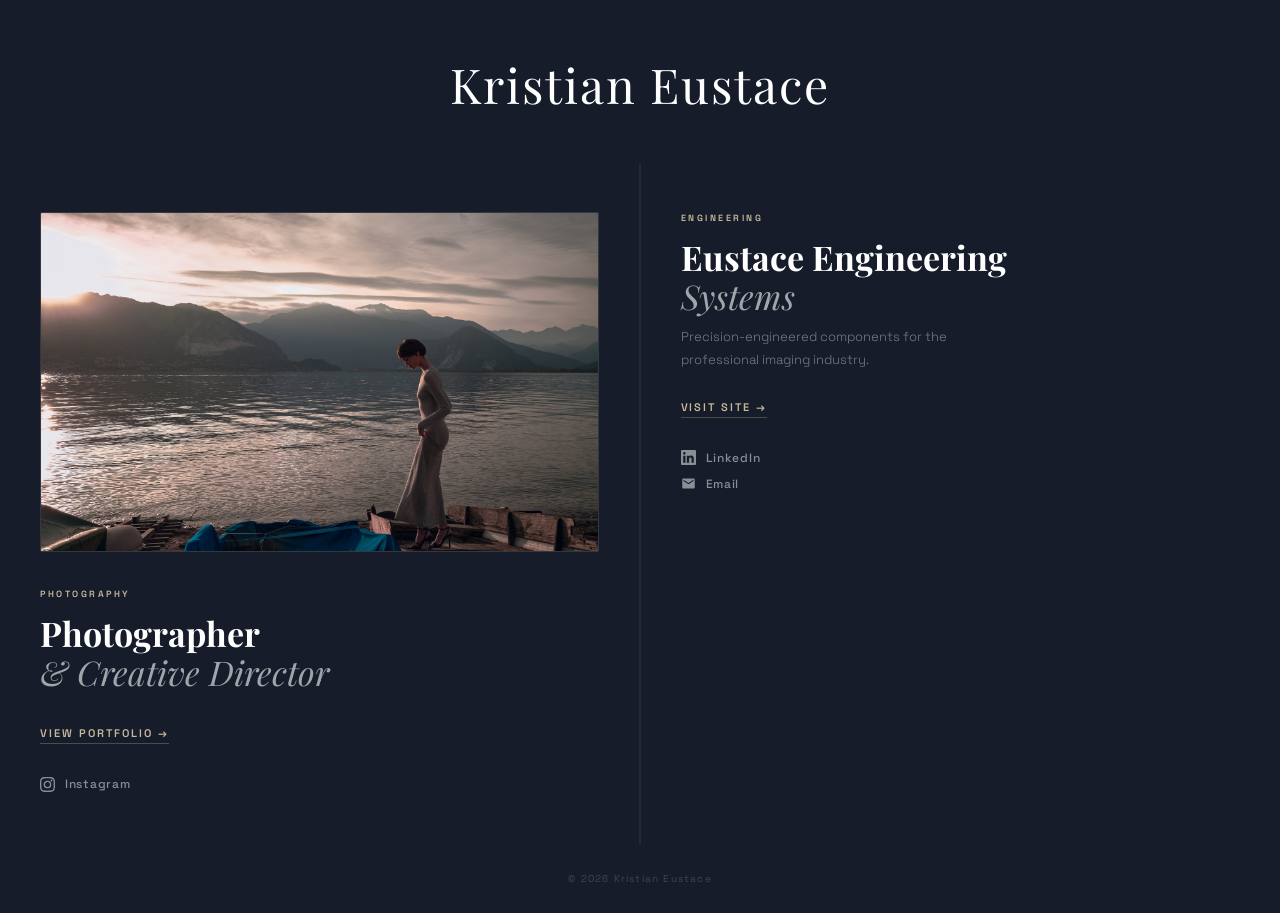
<file: index.html>
<!DOCTYPE html>
<html lang="en">
<head>
  <meta charset="UTF-8">
  <meta name="viewport" content="width=device-width, initial-scale=1.0">
  <meta name="description" content="Kristian Eustace — Photographer, Creative Director & Engineer.">
  <meta property="og:title" content="Kristian Eustace">
  <meta property="og:description" content="Photographer · Creative Director · Engineer">
  <meta property="og:type" content="website">
  <title>Kristian Eustace</title>
  <link rel="preconnect" href="https://fonts.googleapis.com">
  <link rel="preconnect" href="https://fonts.gstatic.com" crossorigin>
  <link href="https://fonts.googleapis.com/css2?family=Playfair+Display:ital,wght@0,400;0,700;1,400&family=Space+Grotesk:wght@300;400;500;600;700&display=swap" rel="stylesheet">
  <link rel="stylesheet" href="style.css">
</head>
<body>

  <div class="page">

    <header class="page-header">
      <h1 class="name">Kristian Eustace</h1>
    </header>

    <main class="panels">

      <!-- ── PHOTOGRAPHY ── -->
      <section class="panel panel--photo">
        <div class="panel-image">
          <picture>
            <source media="(max-width: 680px)" srcset="photography/images/silver-dress-in-boat.jpg">
            <img src="photography/images/hero.jpg" alt="A woman in a silver knit dress by a lake at sunset, mountains behind">
          </picture>
        </div>
        <div class="panel-body">
          <p class="panel-label">Photography</p>
          <h2 class="panel-title">
            Photographer<br>
            <em>&amp; Creative Director</em>
          </h2>
          <a href="photography/" class="panel-link">View Portfolio &rarr;</a>
          <div class="panel-socials">
            <a href="https://www.instagram.com/kristianeustacephotography/" target="_blank" rel="noopener noreferrer" class="social-btn" aria-label="Instagram">
              <svg xmlns="http://www.w3.org/2000/svg" viewBox="0 0 24 24" aria-hidden="true">
                <path d="M12 2.163c3.204 0 3.584.012 4.85.07 3.252.148 4.771 1.691 4.919 4.919.058 1.265.069 1.645.069 4.849 0 3.205-.012 3.584-.069 4.849-.149 3.225-1.664 4.771-4.919 4.919-1.266.058-1.644.07-4.85.07-3.204 0-3.584-.012-4.849-.07-3.26-.149-4.771-1.699-4.919-4.92-.058-1.265-.07-1.644-.07-4.849 0-3.204.013-3.583.07-4.849.149-3.227 1.664-4.771 4.919-4.919 1.266-.057 1.645-.069 4.849-.069zm0-2.163c-3.259 0-3.667.014-4.947.072-4.358.2-6.78 2.618-6.98 6.98-.059 1.281-.073 1.689-.073 4.948 0 3.259.014 3.668.072 4.948.2 4.358 2.618 6.78 6.98 6.98 1.281.058 1.689.072 4.948.072 3.259 0 3.668-.014 4.948-.072 4.354-.2 6.782-2.618 6.979-6.98.059-1.28.073-1.689.073-4.948 0-3.259-.014-3.667-.072-4.947-.196-4.354-2.617-6.78-6.979-6.98-1.281-.059-1.69-.073-4.949-.073zm0 5.838a6.162 6.162 0 1 0 0 12.324 6.162 6.162 0 0 0 0-12.324zM12 16a4 4 0 1 1 0-8 4 4 0 0 1 0 8zm6.406-11.845a1.44 1.44 0 1 0 0 2.881 1.44 1.44 0 0 0 0-2.881z"/>
              </svg>
              Instagram
            </a>
          </div>
        </div>
      </section>

      <!-- ── ENGINEERING ── -->
      <section class="panel panel--eng">
        <div class="panel-body">
          <p class="panel-label">Engineering</p>
          <h2 class="panel-title">
            Eustace Engineering<br>
            <em>Systems</em>
          </h2>
          <p class="panel-desc">Precision-engineered components for the professional imaging industry.</p>
          <a href="engineering/" class="panel-link">Visit Site &rarr;</a>
          <div class="panel-socials">
            <a href="https://uk.linkedin.com/in/kristian-eustace-87bb7455" target="_blank" rel="noopener noreferrer" class="social-btn" aria-label="LinkedIn">
              <svg xmlns="http://www.w3.org/2000/svg" viewBox="0 0 24 24" aria-hidden="true">
                <path d="M20.447 20.452h-3.554v-5.569c0-1.328-.027-3.037-1.852-3.037-1.853 0-2.136 1.445-2.136 2.939v5.667H9.351V9h3.414v1.561h.046c.477-.9 1.637-1.85 3.37-1.85 3.601 0 4.267 2.37 4.267 5.455v6.286zM5.337 7.433a2.062 2.062 0 0 1-2.063-2.065 2.064 2.064 0 1 1 2.063 2.065zm1.782 13.019H3.555V9h3.564v11.452zM22.225 0H1.771C.792 0 0 .774 0 1.729v20.542C0 23.227.792 24 1.771 24h20.451C23.2 24 24 23.227 24 22.271V1.729C24 .774 23.2 0 22.222 0h.003z"/>
              </svg>
              LinkedIn
            </a>
            <a href="mailto:info@kristianeustace.com" class="social-btn social-btn--email" aria-label="Email">
              <svg xmlns="http://www.w3.org/2000/svg" viewBox="0 0 24 24" aria-hidden="true">
                <path d="M20 4H4c-1.1 0-2 .9-2 2v12c0 1.1.9 2 2 2h16c1.1 0 2-.9 2-2V6c0-1.1-.9-2-2-2zm0 4-8 5-8-5V6l8 5 8-5v2z"/>
              </svg>
              Email
            </a>
          </div>
        </div>
      </section>

    </main>

    <footer class="page-footer">
      <p>&copy; 2026 Kristian Eustace</p>
    </footer>

  </div>

</body>
</html>
</file>
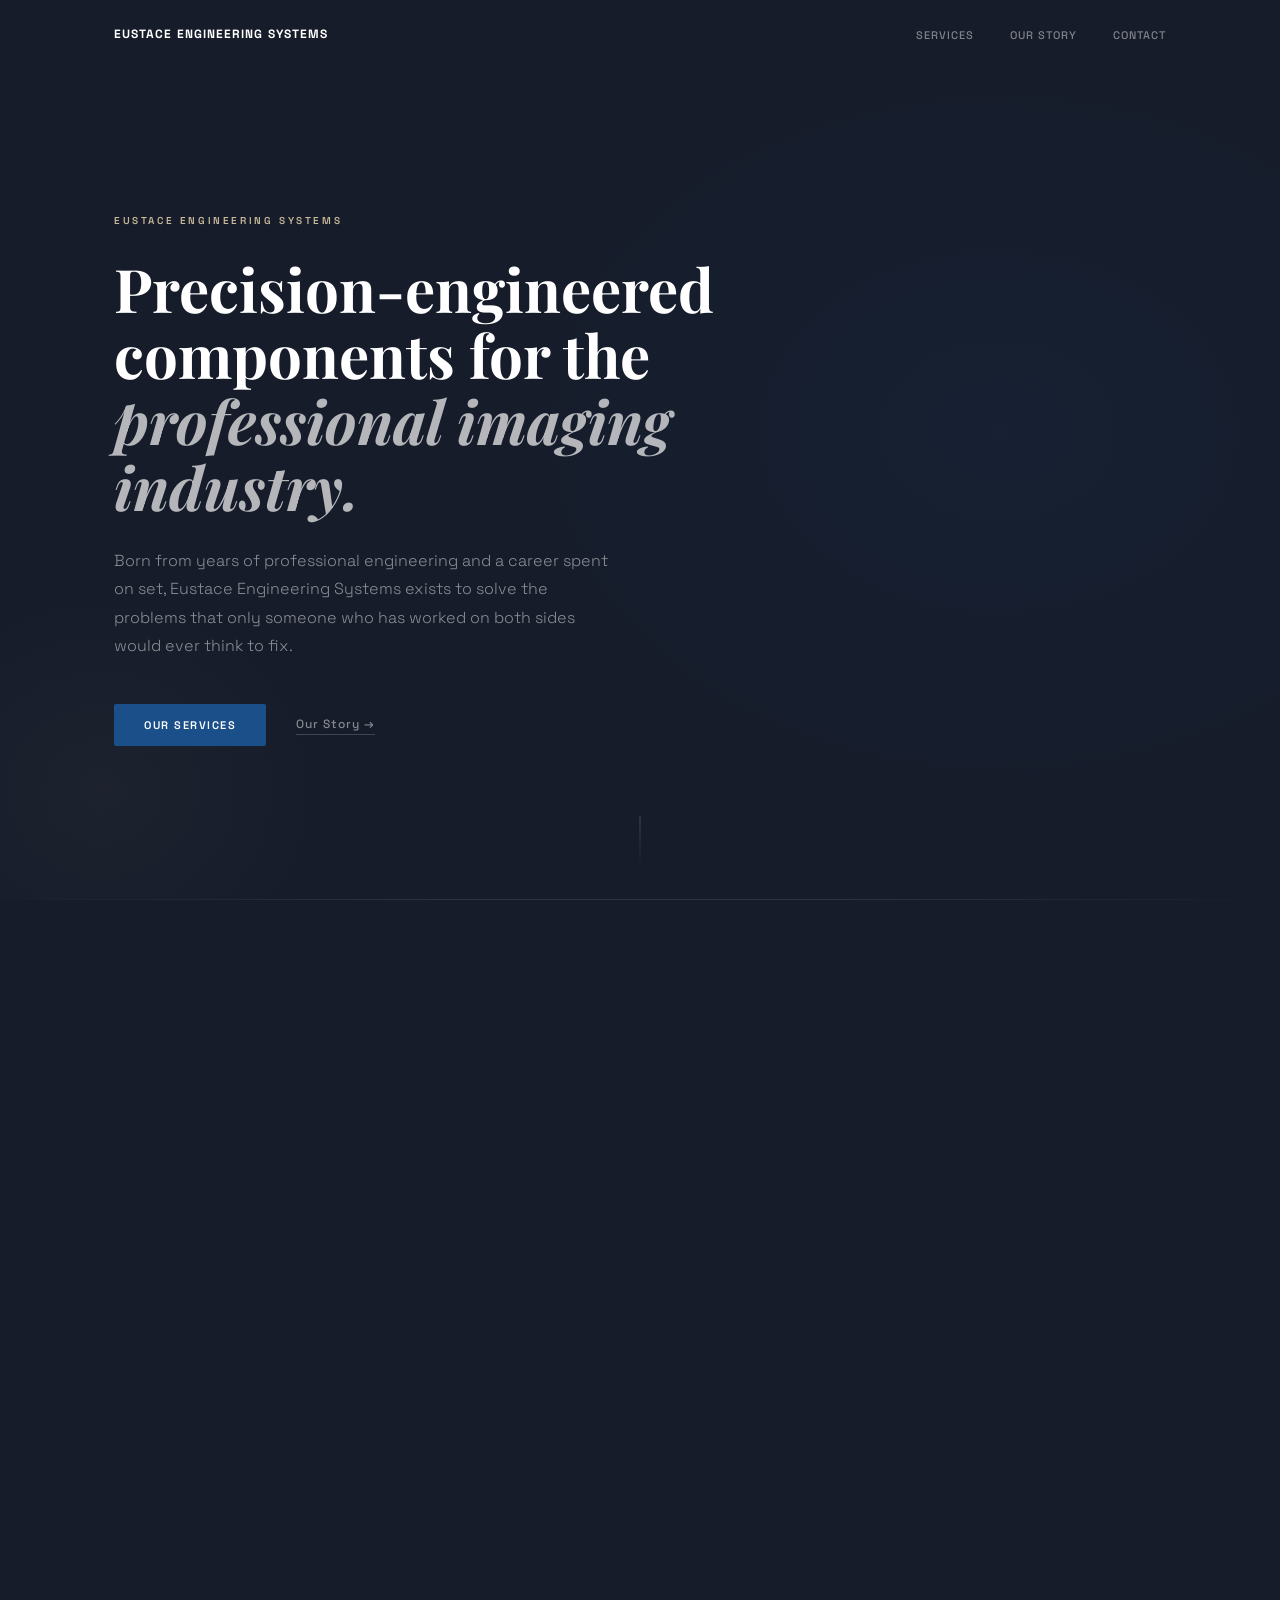
<file: engineering/index.html>
<!DOCTYPE html>
<html lang="en">
<head>
  <meta charset="UTF-8">
  <meta name="viewport" content="width=device-width, initial-scale=1.0">
  <meta name="description" content="Eustace Engineering Systems — Precision-engineered components for the professional imaging industry. Bespoke mechanical and electrical design built around the real demands of photographers.">
  <meta property="og:title" content="Eustace Engineering Systems">
  <meta property="og:description" content="Precision-engineered components for the professional imaging industry.">
  <meta property="og:type" content="website">
  <title>Eustace Engineering Systems</title>
  <link rel="preconnect" href="https://fonts.googleapis.com">
  <link rel="preconnect" href="https://fonts.gstatic.com" crossorigin>
  <link href="https://fonts.googleapis.com/css2?family=Playfair+Display:ital,wght@0,400;0,700;1,400;1,700&family=Space+Grotesk:wght@300;400;500;600;700&display=swap" rel="stylesheet">
  <link rel="stylesheet" href="style.css">
</head>
<body>

  <!-- ── NAVIGATION ── -->
  <nav id="nav" aria-label="Main navigation">
    <div class="nav-inner container">
      <a href="#hero" class="nav-logo">Eustace Engineering Systems</a>
      <ul class="nav-links" role="list">
        <li><a href="#services">Services</a></li>
        <li><a href="#journey-1">Our Story</a></li>
        <li><a href="#contact">Contact</a></li>
      </ul>
      <button class="nav-toggle" id="nav-toggle" aria-label="Toggle navigation" aria-expanded="false">
        <span></span><span></span><span></span>
      </button>
    </div>
  </nav>

  <!-- ── MOBILE MENU ── -->
  <div class="mobile-menu" id="mobile-menu" aria-hidden="true">
    <ul role="list">
      <li><a href="#services">Services</a></li>
      <li><a href="#journey-1">Our Story</a></li>
      <li><a href="#contact">Contact</a></li>
    </ul>
  </div>

  <main>

    <!-- ══════════════════════════════
         1. HERO
    ══════════════════════════════ -->
    <section id="hero" class="snap-section hero">
      <div class="hero-inner container">
        <p class="eyebrow">Eustace Engineering Systems</p>
        <h1 class="hero-heading">
          Precision-engineered<br>
          components for the<br>
          <em>professional imaging industry.</em>
        </h1>
        <p class="hero-body">
          Born from years of professional engineering and a career spent on set, Eustace Engineering Systems exists to solve the problems that only someone who has worked on both sides would ever think to fix.
        </p>
        <div class="hero-ctas">
          <a href="#services" class="btn-primary">Our Services</a>
          <a href="#journey-1" class="btn-ghost">Our Story &rarr;</a>
        </div>
      </div>
      <div class="scroll-hint" aria-hidden="true"></div>
      <div class="hero-rule" aria-hidden="true"></div>
    </section>

    <!-- ══════════════════════════════
         2. SERVICES
    ══════════════════════════════ -->
    <section id="services" class="snap-section services">
      <div class="container">
        <div class="section-header">
          <p class="section-eyebrow">What We Do</p>
          <h2 class="section-title">Engineering built around the<br>needs of imaging professionals.</h2>
        </div>
        <div class="services-grid">

          <div class="service-card fade-in">
            <div class="service-card-top">
              <span class="service-num" aria-hidden="true">01</span>
              <h3>Mechanical Design</h3>
            </div>
            <p>Every component begins with first principles. Precision mechanical parts designed to exact tolerances — built to perform reliably in the demanding conditions of professional photography environments.</p>
          </div>

          <div class="service-card fade-in">
            <div class="service-card-top">
              <span class="service-num" aria-hidden="true">02</span>
              <h3>Electrical Integration</h3>
            </div>
            <p>Mechanical and electrical thinking developed together, not as an afterthought. Our components are designed from the outset to interface cleanly with the electronic systems that imaging professionals rely on.</p>
          </div>

          <div class="service-card fade-in">
            <div class="service-card-top">
              <span class="service-num" aria-hidden="true">03</span>
              <h3>Bespoke by Design</h3>
            </div>
            <p>Not mass-market. Not made-to-order. Every Eustace Engineering Systems product is designed around a specific problem that the volume manufacturers never knew existed — and built to a standard they couldn't match if they did.</p>
          </div>

        </div>
      </div>
    </section>

    <!-- ══════════════════════════════
         3. CHAPTER 01 — THE ENGINEER
    ══════════════════════════════ -->
    <section id="journey-1" class="snap-section chapter" style="background: var(--dark1);">
      <div class="chapter-inner">

        <div class="chapter-text fade-in">
          <p class="chapter-label">Chapter 01</p>
          <h2 class="chapter-title">Built for precision<br>from the start.</h2>
          <div class="chapter-body">
            <p>Engineering came first.</p>
            <p>Years working across defence and aerospace — industries where zero margin for error is the baseline you work from. Components built to function in all environments, under all conditions. Mechanical design. Electrical systems. Without exception, every time.</p>
          </div>
        </div>

        <div class="chapter-image fade-in">
          <img src="images/chapter-01.jpg" alt="Precision detail" loading="lazy">
        </div>

      </div>
    </section>

    <!-- ══════════════════════════════
         4. CHAPTER 02 — THE PIVOT
    ══════════════════════════════ -->
    <section id="journey-2" class="snap-section chapter reverse" style="background: var(--dark2);">
      <div class="chapter-inner">

        <div class="chapter-image fade-in">
          <img src="images/chapter-02.jpg" alt="Architecture in fog" loading="lazy">
        </div>

        <div class="chapter-text fade-in">
          <p class="chapter-label">Chapter 02</p>
          <h2 class="chapter-title">A deliberate<br>departure.</h2>
          <div class="chapter-body">
            <p>At 30, the decision was made to step away from engineering entirely and pursue photography professionally. What followed were years moving between Thailand, Athens, and Milan — shooting across some of the most demanding creative environments in Europe.</p>
            <p>The engineering mind didn't switch off. It just started observing something new.</p>
          </div>
        </div>

      </div>
    </section>

    <!-- ══════════════════════════════
         5. CHAPTER 03 — THE PROBLEM
    ══════════════════════════════ -->
    <section id="journey-3" class="snap-section chapter chapter-centered" style="background: var(--dark1);">
      <div class="container">
        <div class="chapter-centered-inner fade-in">
          <p class="chapter-label">Chapter 03</p>
          <h2 class="chapter-title">The same frustration.<br>Every single set.</h2>
          <div class="chapter-body">
            <p>Anyone who has worked professionally on set knows the feeling. It doesn't announce itself. It accumulates — quietly, persistently — until it becomes something you've simply learned to work around.</p>
            <p>What it took to address wasn't obvious. Mechanical design. Electrical integration. Software built from nothing. Algorithms conceived, tested, discarded, rebuilt. The answer doesn't exist in any single discipline — it lives in the space where several of them meet.</p>
            <p class="chapter-em">That space took years of training to reach.</p>
          </div>
        </div>
      </div>
    </section>

    <!-- ══════════════════════════════
         6. CHAPTER 04 — WHAT'S COMING
    ══════════════════════════════ -->
    <section id="journey-4" class="snap-section chapter chapter-centered tease" style="background: var(--dark2);">
      <div class="container">
        <div class="chapter-centered-inner fade-in">
          <p class="chapter-label">Chapter 04</p>
          <h2 class="chapter-title">The prototype exists.</h2>
          <div class="chapter-body">
            <p>Focused development. The kind of obsessive iteration that only makes sense when you've lived on both sides of the problem. The engineering is done. The prototype is built.</p>
            <p class="chapter-tease">What comes next changes the way imaging professionals work.</p>
          </div>
          <div class="tease-badge">
            <span>Patent Pending &nbsp;&middot;&nbsp; Reveal Coming Soon</span>
          </div>
        </div>
      </div>
    </section>

    <!-- ══════════════════════════════
         7. CONTACT
    ══════════════════════════════ -->
    <section id="contact" class="snap-section contact">
      <div class="container">
        <div class="contact-inner">
          <p class="section-eyebrow">Get In Touch</p>
          <h2 class="section-title">Let's talk about<br>what you need.</h2>
          <p class="contact-body">Whether you're a working professional, a studio, or someone who simply demands more from their equipment — we'd like to hear from you.</p>
          <a href="mailto:info@kristianeustace.com" class="contact-email">info@kristianeustace.com</a>
          <div class="social-links">

            <a href="https://uk.linkedin.com/in/kristian-eustace-87bb7455" target="_blank" rel="noopener noreferrer" class="social-link" aria-label="LinkedIn">
              <svg xmlns="http://www.w3.org/2000/svg" viewBox="0 0 24 24" aria-hidden="true">
                <path d="M20.447 20.452h-3.554v-5.569c0-1.328-.027-3.037-1.852-3.037-1.853 0-2.136 1.445-2.136 2.939v5.667H9.351V9h3.414v1.561h.046c.477-.9 1.637-1.85 3.37-1.85 3.601 0 4.267 2.37 4.267 5.455v6.286zM5.337 7.433a2.062 2.062 0 0 1-2.063-2.065 2.064 2.064 0 1 1 2.063 2.065zm1.782 13.019H3.555V9h3.564v11.452zM22.225 0H1.771C.792 0 0 .774 0 1.729v20.542C0 23.227.792 24 1.771 24h20.451C23.2 24 24 23.227 24 22.271V1.729C24 .774 23.2 0 22.222 0h.003z"/>
              </svg>
              LinkedIn
            </a>

            <a href="https://www.instagram.com/kristianeustacephotography/" target="_blank" rel="noopener noreferrer" class="social-link" aria-label="Instagram">
              <svg xmlns="http://www.w3.org/2000/svg" viewBox="0 0 24 24" aria-hidden="true">
                <path d="M12 2.163c3.204 0 3.584.012 4.85.07 3.252.148 4.771 1.691 4.919 4.919.058 1.265.069 1.645.069 4.849 0 3.205-.012 3.584-.069 4.849-.149 3.225-1.664 4.771-4.919 4.919-1.266.058-1.644.07-4.85.07-3.204 0-3.584-.012-4.849-.07-3.26-.149-4.771-1.699-4.919-4.92-.058-1.265-.07-1.644-.07-4.849 0-3.204.013-3.583.07-4.849.149-3.227 1.664-4.771 4.919-4.919 1.266-.057 1.645-.069 4.849-.069zm0-2.163c-3.259 0-3.667.014-4.947.072-4.358.2-6.78 2.618-6.98 6.98-.059 1.281-.073 1.689-.073 4.948 0 3.259.014 3.668.072 4.948.2 4.358 2.618 6.78 6.98 6.98 1.281.058 1.689.072 4.948.072 3.259 0 3.668-.014 4.948-.072 4.354-.2 6.782-2.618 6.979-6.98.059-1.28.073-1.689.073-4.948 0-3.259-.014-3.667-.072-4.947-.196-4.354-2.617-6.78-6.979-6.98-1.281-.059-1.69-.073-4.949-.073zm0 5.838a6.162 6.162 0 1 0 0 12.324 6.162 6.162 0 0 0 0-12.324zM12 16a4 4 0 1 1 0-8 4 4 0 0 1 0 8zm6.406-11.845a1.44 1.44 0 1 0 0 2.881 1.44 1.44 0 0 0 0-2.881z"/>
              </svg>
              Instagram
            </a>

          </div>
        </div>
      </div>
      <footer class="footer">
        <div class="container footer-inner">
          <p class="footer-logo">Eustace Engineering Systems</p>
          <p class="footer-copy">&copy; 2026 &middot; Europe &middot; All rights reserved</p>
        </div>
      </footer>
    </section>

  </main>

  <script src="main.js"></script>
</body>
</html>
</file>
<file: style.css>
/* ============================================================
   KRISTIAN EUSTACE — Landing / Contact Card
   ============================================================ */

:root {
  --dark1:     #161C2A;
  --dark2:     #1F2535;
  --champagne: #C8B99A;
  --steel:     #1A4F8A;
  --white:     #FFFFFF;
  --serif: 'Playfair Display', Georgia, serif;
  --sans:  'Space Grotesk', system-ui, sans-serif;
}

*, *::before, *::after { box-sizing: border-box; margin: 0; padding: 0; }

html, body {
  height: 100%;
  font-family: var(--sans);
  background: var(--dark1);
  color: var(--white);
  -webkit-font-smoothing: antialiased;
}

a { color: inherit; text-decoration: none; }

/* ── PAGE WRAPPER ── */
.page {
  min-height: 100%;
  display: flex;
  flex-direction: column;
}

/* ── HEADER ── */
.page-header {
  text-align: center;
  padding: 52px 24px 0;
}

.name {
  font-family: var(--serif);
  font-weight: 400;
  font-size: clamp(28px, 5vw, 48px);
  letter-spacing: 0.04em;
  color: var(--white);
}

/* ── PANELS ── */
.panels {
  flex: 1;
  display: grid;
  grid-template-columns: 1fr 1fr;
  gap: 1px;
  margin: 48px 0 0;
  background: rgba(255,255,255,0.06);
}

/* ── INDIVIDUAL PANEL ── */
.panel {
  background: var(--dark1);
  display: flex;
  flex-direction: column;
  padding: 48px 40px 52px;
  position: relative;
}

/* Photography — left */
.panel--photo {
  border-right: 1px solid rgba(255,255,255,0.06);
}

/* ── PORTRAIT IMAGE ── */
.panel-image {
  width: 100%;
  aspect-ratio: 3 / 4;
  max-height: 340px;
  background: rgba(255,255,255,0.04);
  border: 1px solid rgba(200,185,154,0.12);
  border-radius: 2px;
  display: flex;
  align-items: center;
  justify-content: center;
  margin-bottom: 36px;
  overflow: hidden;
}

.panel-image span {
  font-family: var(--sans);
  font-size: 9px;
  font-weight: 500;
  letter-spacing: 0.22em;
  text-transform: uppercase;
  color: rgba(200,185,154,0.30);
}

.panel-image picture {
  display: block;
  width: 100%;
  height: 100%;
}

.panel-image img {
  width: 100%;
  height: 100%;
  object-fit: cover;
  object-position: 69% 50%;
}

/* ── PANEL CONTENT ── */
.panel-label {
  font-family: var(--sans);
  font-size: 9px;
  font-weight: 600;
  letter-spacing: 0.28em;
  text-transform: uppercase;
  color: var(--champagne);
  margin-bottom: 14px;
}

.panel-title {
  font-family: var(--serif);
  font-weight: 700;
  font-size: clamp(22px, 2.8vw, 34px);
  line-height: 1.15;
  color: var(--white);
  margin-bottom: 10px;
}

.panel-title em {
  font-style: italic;
  font-weight: 400;
  color: rgba(255,255,255,0.60);
}

.panel-desc {
  font-family: var(--sans);
  font-weight: 300;
  font-size: 13px;
  line-height: 1.75;
  color: rgba(255,255,255,0.42);
  max-width: 300px;
  margin-bottom: 4px;
}

.panel-link {
  display: inline-block;
  margin-top: 24px;
  margin-bottom: 32px;
  font-family: var(--sans);
  font-size: 11px;
  font-weight: 600;
  letter-spacing: 0.18em;
  text-transform: uppercase;
  color: var(--champagne);
  border-bottom: 1px solid rgba(200,185,154,0.30);
  padding-bottom: 3px;
  transition: color 0.2s ease, border-color 0.2s ease;
}

.panel-link:hover {
  color: var(--white);
  border-color: rgba(255,255,255,0.40);
}

/* ── SOCIALS ── */
.panel-socials {
  display: flex;
  flex-direction: column;
  gap: 10px;
}

.social-btn {
  display: inline-flex;
  align-items: center;
  gap: 10px;
  font-family: var(--sans);
  font-size: 12px;
  font-weight: 500;
  letter-spacing: 0.06em;
  color: rgba(255,255,255,0.50);
  transition: color 0.2s ease;
}

.social-btn:hover { color: var(--white); }

.social-btn svg {
  width: 15px;
  height: 15px;
  fill: currentColor;
  flex-shrink: 0;
}

/* ── FOOTER ── */
.page-footer {
  text-align: center;
  padding: 28px 24px;
  font-size: 10px;
  font-weight: 400;
  letter-spacing: 0.12em;
  color: rgba(255,255,255,0.18);
}

/* ── RESPONSIVE ── */
@media (max-width: 680px) {
  .panels {
    grid-template-columns: 1fr;
    margin-top: 36px;
  }

  .panel--photo {
    border-right: none;
    border-bottom: 1px solid rgba(255,255,255,0.06);
  }

  .panel-image img { object-position: 50% 60%; }

  .panel {
    padding: 40px 28px 44px;
  }

  .panel-image {
    aspect-ratio: 4 / 5;
    max-height: none;
  }
}
</file>
<file: engineering/style.css>
/* ============================================================
   EUSTACE ENGINEERING SYSTEMS — style.css
   Fonts: Playfair Display (display) · Space Grotesk (UI/body)
   ============================================================ */

/* ── CUSTOM PROPERTIES ── */
:root {
  --dark1:     #161C2A;
  --dark2:     #1F2535;
  --warm-grey: #6E6A60;
  --champagne: #C8B99A;
  --cream:     #F5F2EC;
  --white:     #FFFFFF;
  --accent:    #1A4F8A;

  --serif: 'Playfair Display', Georgia, serif;
  --sans:  'Space Grotesk', system-ui, sans-serif;

  --container: 1100px;
  --pad-h:     24px;
  --nav-h:     68px;
  --ease:      0.25s ease;
}

/* ── RESET ── */
*, *::before, *::after { box-sizing: border-box; margin: 0; padding: 0; }

html {
  scroll-padding-top: var(--nav-h);
}

body {
  font-family: var(--sans);
  background: var(--dark1);
  color: var(--white);
  -webkit-font-smoothing: antialiased;
  -moz-osx-font-smoothing: grayscale;
  overflow-x: hidden;
}

img, svg { display: block; max-width: 100%; }
a { color: inherit; text-decoration: none; }
ul[role="list"] { list-style: none; }
button { cursor: pointer; background: none; border: none; font: inherit; }

/* ── CONTAINER ── */
.container {
  width: 100%;
  max-width: var(--container);
  margin: 0 auto;
  padding: 0 var(--pad-h);
}

/* ── SHARED TYPE ── */
.eyebrow,
.section-eyebrow {
  font-family: var(--sans);
  font-size: 10px;
  font-weight: 600;
  letter-spacing: 0.26em;
  text-transform: uppercase;
  color: var(--accent);
  margin-bottom: 16px;
  display: block;
}

.section-eyebrow.light { color: var(--champagne); }

.section-title {
  font-family: var(--serif);
  font-weight: 700;
  font-size: clamp(26px, 3vw, 36px);
  line-height: 1.2;
  color: var(--dark1);
}

.section-header { margin-bottom: 48px; }

/* ── BUTTONS ── */
.btn-primary {
  display: inline-block;
  background: var(--accent);
  color: var(--white);
  padding: 14px 30px;
  font-family: var(--sans);
  font-size: 11px;
  font-weight: 600;
  letter-spacing: 0.14em;
  text-transform: uppercase;
  border-radius: 2px;
  transition: background var(--ease), transform var(--ease);
}
.btn-primary:hover {
  background: #1e5ba0;
  transform: translateY(-1px);
}

.btn-ghost {
  display: inline-flex;
  align-items: center;
  color: rgba(255,255,255,0.48);
  font-family: var(--sans);
  font-size: 12px;
  font-weight: 500;
  letter-spacing: 0.08em;
  border-bottom: 1px solid rgba(255,255,255,0.18);
  padding-bottom: 2px;
  transition: color var(--ease), border-color var(--ease);
}
.btn-ghost:hover {
  color: rgba(255,255,255,0.85);
  border-color: rgba(255,255,255,0.45);
}

/* ============================================================
   SCROLL SNAP — desktop only
   ============================================================ */
@media (min-width: 961px) {
  html {
    scroll-snap-type: y mandatory;
    overflow-y: scroll;
    height: 100%;
  }
  body { height: 100%; }

  .snap-section {
    height: 100vh;
    scroll-snap-align: start;
    scroll-snap-stop: always;
    overflow: hidden;
  }
}

/* ============================================================
   NAVIGATION
   ============================================================ */
#nav {
  position: fixed;
  top: 0; left: 0; right: 0;
  z-index: 100;
  height: var(--nav-h);
  transition: background var(--ease), border-color var(--ease), backdrop-filter var(--ease);
  border-bottom: 1px solid transparent;
}

#nav.scrolled {
  background: rgba(22, 28, 42, 0.92);
  backdrop-filter: blur(14px);
  -webkit-backdrop-filter: blur(14px);
  border-bottom-color: rgba(255,255,255,0.06);
}

.nav-inner {
  height: 100%;
  display: flex;
  align-items: center;
  justify-content: space-between;
}

.nav-logo {
  font-family: var(--sans);
  font-weight: 700;
  font-size: 12px;
  letter-spacing: 0.09em;
  text-transform: uppercase;
  color: var(--white);
  transition: opacity var(--ease);
  white-space: nowrap;
}
.nav-logo:hover { opacity: 0.7; }

.nav-links {
  display: flex;
  gap: 36px;
}
.nav-links a {
  font-family: var(--sans);
  font-size: 11px;
  font-weight: 500;
  letter-spacing: 0.09em;
  text-transform: uppercase;
  color: rgba(255,255,255,0.45);
  transition: color var(--ease);
  position: relative;
  padding-bottom: 3px;
}
.nav-links a::after {
  content: '';
  position: absolute;
  bottom: 0; left: 0;
  width: 0; height: 1px;
  background: var(--champagne);
  transition: width var(--ease);
}
.nav-links a:hover              { color: rgba(255,255,255,0.88); }
.nav-links a:hover::after       { width: 100%; }

/* Hamburger */
.nav-toggle {
  display: none;
  flex-direction: column;
  justify-content: center;
  gap: 5px;
  width: 32px; height: 32px;
}
.nav-toggle span {
  display: block;
  height: 1.5px;
  background: rgba(255,255,255,0.7);
  border-radius: 1px;
  transition: transform 0.3s ease, opacity 0.3s ease;
}
.nav-toggle.open span:nth-child(1) { transform: translateY(6.5px) rotate(45deg); }
.nav-toggle.open span:nth-child(2) { opacity: 0; transform: scaleX(0); }
.nav-toggle.open span:nth-child(3) { transform: translateY(-6.5px) rotate(-45deg); }

/* Mobile menu */
.mobile-menu {
  position: fixed;
  top: var(--nav-h);
  left: 0; right: 0;
  z-index: 99;
  background: var(--dark1);
  border-bottom: 1px solid rgba(255,255,255,0.06);
  transform: translateY(-110%);
  opacity: 0;
  transition: transform 0.32s ease, opacity 0.32s ease;
  pointer-events: none;
}
.mobile-menu.open {
  transform: translateY(0);
  opacity: 1;
  pointer-events: auto;
}
.mobile-menu ul { padding: 16px 24px 28px; }
.mobile-menu a {
  display: block;
  font-family: var(--sans);
  font-size: 14px;
  font-weight: 500;
  letter-spacing: 0.08em;
  text-transform: uppercase;
  color: rgba(255,255,255,0.6);
  padding: 15px 0;
  border-bottom: 1px solid rgba(255,255,255,0.06);
  transition: color var(--ease);
}
.mobile-menu a:hover              { color: var(--white); }
.mobile-menu li:last-child a      { border-bottom: none; }

/* ============================================================
   HERO
   ============================================================ */
.hero {
  background: var(--dark1);
  display: flex;
  flex-direction: column;
  justify-content: center;
  position: relative;
  overflow: hidden;
  min-height: 100vh;
  padding-top: var(--nav-h);
}

.hero::before {
  content: '';
  position: absolute;
  inset: 0;
  background:
    radial-gradient(ellipse 65% 70% at 78% 48%, rgba(26,79,138,0.09) 0%, transparent 60%),
    radial-gradient(ellipse 35% 45% at 8% 88%,  rgba(200,185,154,0.04) 0%, transparent 50%);
  pointer-events: none;
}

.hero-inner {
  position: relative;
  z-index: 1;
  padding-top: 72px;
  padding-bottom: 80px;
}

.hero .eyebrow {
  color: var(--champagne);
  margin-bottom: 28px;
}

.hero-heading {
  font-family: var(--serif);
  font-weight: 700;
  font-size: clamp(34px, 5vw, 60px);
  line-height: 1.10;
  color: var(--white);
  margin-bottom: 28px;
  max-width: 720px;
}
.hero-heading em {
  font-style: italic;
  color: rgba(255,255,255,0.68);
}

.hero-body {
  font-family: var(--sans);
  font-weight: 300;
  font-size: 16px;
  line-height: 1.78;
  color: rgba(255,255,255,0.50);
  max-width: 500px;
  margin-bottom: 44px;
}

.hero-ctas {
  display: flex;
  align-items: center;
  gap: 30px;
  flex-wrap: wrap;
}

/* Animated scroll indicator */
.scroll-hint {
  position: absolute;
  bottom: 36px;
  left: 50%;
  transform: translateX(-50%);
  width: 1px;
  height: 48px;
  overflow: hidden;
}
.scroll-hint::before {
  content: '';
  position: absolute;
  top: 0; left: 0;
  width: 1px;
  height: 100%;
  background: linear-gradient(to bottom, rgba(200,185,154,0.6), transparent);
  animation: scrollDrop 2.2s ease-in-out infinite;
}
@keyframes scrollDrop {
  0%   { transform: translateY(-100%); opacity: 1; }
  100% { transform: translateY(100%);  opacity: 0; }
}

.hero-rule {
  position: absolute;
  bottom: 0; left: 0; right: 0;
  height: 1px;
  background: linear-gradient(90deg,
    transparent 0%,
    rgba(200,185,154,0.15) 35%,
    rgba(200,185,154,0.15) 65%,
    transparent 100%);
}

/* ============================================================
   SERVICES
   ============================================================ */
.services {
  background: var(--white);
  display: flex;
  align-items: center;
  min-height: 100vh;
  padding: calc(var(--nav-h) + 40px) 0 60px;
}

.services .section-title { color: var(--dark1); }
.services .section-eyebrow { color: var(--accent); }

.services-grid {
  display: grid;
  grid-template-columns: repeat(3, 1fr);
  gap: 2px;
  background: rgba(0,0,0,0.07);
  border-radius: 4px;
  overflow: hidden;
  border: 2px solid rgba(0,0,0,0.07);
}

.service-card {
  background: var(--cream);
  padding: 36px 28px;
  transition: background var(--ease);
}
.service-card:hover { background: #EDE9E0; }

.service-card-top {
  display: flex;
  align-items: baseline;
  gap: 14px;
  margin-bottom: 16px;
}

.service-num {
  font-family: var(--sans);
  font-size: 10px;
  font-weight: 700;
  letter-spacing: 0.14em;
  color: var(--accent);
  flex-shrink: 0;
}

.service-card h3 {
  font-family: var(--sans);
  font-weight: 700;
  font-size: 15px;
  color: var(--dark1);
}

.service-card p {
  font-family: var(--sans);
  font-weight: 300;
  font-size: 13px;
  line-height: 1.75;
  color: var(--warm-grey);
}

/* ============================================================
   CHAPTERS (shared)
   ============================================================ */
.chapter {
  position: relative;
  overflow: hidden;
}

/* Full-bleed split — image fills its half edge to edge */
.chapter-inner {
  display: grid;
  grid-template-columns: 1fr 1fr;
  gap: 0;
  height: 100vh;
  width: 100%;
}

/* Text column — centred vertically with its own padding */
.chapter-text {
  display: flex;
  flex-direction: column;
  justify-content: center;
  padding: calc(var(--nav-h) + 48px) 72px 64px;
}

.chapter-label {
  font-family: var(--sans);
  font-size: 10px;
  font-weight: 600;
  letter-spacing: 0.26em;
  text-transform: uppercase;
  color: var(--champagne);
  margin-bottom: 18px;
  display: block;
}

.chapter-title {
  font-family: var(--serif);
  font-weight: 700;
  font-size: clamp(28px, 3.5vw, 48px);
  line-height: 1.1;
  color: var(--white);
  margin-bottom: 28px;
}

.chapter-body p {
  font-family: var(--sans);
  font-weight: 300;
  font-size: 15px;
  line-height: 1.82;
  color: rgba(255,255,255,0.52);
  margin-bottom: 16px;
}
.chapter-body p:last-child { margin-bottom: 0; }

/* Emphasis line */
.chapter-em {
  font-family: var(--serif) !important;
  font-style: italic !important;
  font-weight: 400 !important;
  font-size: 18px !important;
  color: rgba(255,255,255,0.80) !important;
  margin-top: 8px !important;
}

/* Full-bleed image column */
.chapter-image {
  position: relative;
  overflow: hidden;
  background: rgba(0,0,0,0.22);
}

.chapter-image img {
  position: absolute;
  inset: 0;
  width: 100%;
  height: 100%;
  object-fit: cover;
}

.chapter-image span {
  font-family: var(--sans);
  font-size: 9px;
  letter-spacing: 0.20em;
  text-transform: uppercase;
  color: rgba(200,185,154,0.28);
  position: relative;
  z-index: 1;
}

/* Ch02 HTML already has image first — no CSS reversal needed */

/* Centred chapters — Ch 03 & 04 */
.chapter-centered {
  text-align: center;
}

.chapter-centered-inner {
  max-width: 640px;
  margin: 0 auto;
}

.chapter-centered .chapter-title {
  font-size: clamp(30px, 4vw, 52px);
}

/* ── TEASE (Ch 04) ── */
.tease::before {
  content: '';
  position: absolute;
  inset: 0;
  background: radial-gradient(ellipse 60% 50% at 50% 50%,
    rgba(200,185,154,0.04) 0%, transparent 70%);
  pointer-events: none;
}

.tease .chapter-title {
  font-size: clamp(36px, 5.5vw, 68px);
  margin-bottom: 32px;
}

.chapter-tease {
  font-family: var(--sans) !important;
  font-size: 16px !important;
  font-weight: 400 !important;
  color: var(--champagne) !important;
  letter-spacing: 0.02em !important;
  margin-top: 8px !important;
}

.tease-badge {
  margin-top: 52px;
}
.tease-badge span {
  font-family: var(--sans);
  font-size: 10px;
  letter-spacing: 0.20em;
  text-transform: uppercase;
  color: rgba(255,255,255,0.28);
  border: 1px solid rgba(255,255,255,0.10);
  padding: 10px 20px;
  border-radius: 2px;
  display: inline-block;
}

/* ============================================================
   CONTACT
   ============================================================ */
.contact {
  background: var(--white);
  display: flex;
  flex-direction: column;
  justify-content: center;
  min-height: 100vh;
  padding-top: var(--nav-h);
}

.contact > .container {
  flex: 1;
  display: flex;
  align-items: center;
}

.contact-inner { max-width: 580px; }

.contact .section-title {
  color: var(--dark1);
  margin-bottom: 20px;
}

.contact-body {
  font-family: var(--sans);
  font-weight: 300;
  font-size: 15px;
  line-height: 1.78;
  color: var(--warm-grey);
  margin-bottom: 40px;
}

.contact-email {
  display: inline-block;
  font-family: var(--sans);
  font-size: 20px;
  font-weight: 600;
  color: var(--accent);
  border-bottom: 1px solid rgba(26,79,138,0.28);
  padding-bottom: 4px;
  margin-bottom: 44px;
  transition: color var(--ease), border-color var(--ease);
}
.contact-email:hover {
  color: #1e5ba0;
  border-color: rgba(26,79,138,0.6);
}

.social-links {
  display: flex;
  align-items: center;
  gap: 28px;
}

.social-link {
  display: inline-flex;
  align-items: center;
  gap: 9px;
  font-family: var(--sans);
  font-size: 11px;
  font-weight: 600;
  letter-spacing: 0.12em;
  text-transform: uppercase;
  color: var(--warm-grey);
  transition: color var(--ease);
}
.social-link:hover { color: var(--dark1); }
.social-link svg {
  width: 16px; height: 16px;
  fill: currentColor;
  flex-shrink: 0;
}

/* ── FOOTER (inside contact section) ── */
.footer {
  background: var(--dark1);
  padding: 24px 0;
  border-top: 1px solid rgba(255,255,255,0.05);
  flex-shrink: 0;
}

.footer-inner {
  display: flex;
  justify-content: space-between;
  align-items: center;
}

.footer-logo {
  font-family: var(--sans);
  font-size: 11px;
  font-weight: 700;
  letter-spacing: 0.10em;
  text-transform: uppercase;
  color: rgba(255,255,255,0.40);
}

.footer-copy {
  font-family: var(--sans);
  font-size: 10px;
  color: rgba(255,255,255,0.20);
  letter-spacing: 0.06em;
}

/* ============================================================
   FADE-IN ANIMATION
   ============================================================ */
.fade-in {
  opacity: 0;
  transform: translateY(20px);
  transition: opacity 0.65s ease, transform 0.65s ease;
}
.fade-in.visible {
  opacity: 1;
  transform: translateY(0);
}
.fade-in:nth-child(2) { transition-delay: 0.12s; }
.fade-in:nth-child(3) { transition-delay: 0.22s; }

/* ============================================================
   RESPONSIVE
   ============================================================ */
@media (max-width: 960px) {
  .services { padding-top: calc(var(--nav-h) + 32px); }

  .services-grid { grid-template-columns: 1fr; }
  .service-card  { padding: 28px 24px; }

  .chapter-inner {
    grid-template-columns: 1fr;
    height: auto;
    min-height: 100vh;
  }

  .chapter-text {
    padding: calc(var(--nav-h) + 40px) 32px 48px;
  }

  .chapter-image {
    aspect-ratio: 16 / 9;
    min-height: 280px;
    width: 100%;
  }
}

@media (max-width: 640px) {
  :root { --pad-h: 20px; }

  .nav-links  { display: none; }
  .nav-toggle { display: flex; }
  .nav-logo   { font-size: 10px; letter-spacing: 0.06em; }

  .hero-inner { padding-top: 56px; padding-bottom: 72px; }
  .hero-ctas  { flex-direction: column; align-items: flex-start; gap: 20px; }
  .scroll-hint { display: none; }

  .chapter-centered-inner { max-width: 100%; }

  .footer-inner { flex-direction: column; gap: 8px; text-align: center; }
}
</file>
